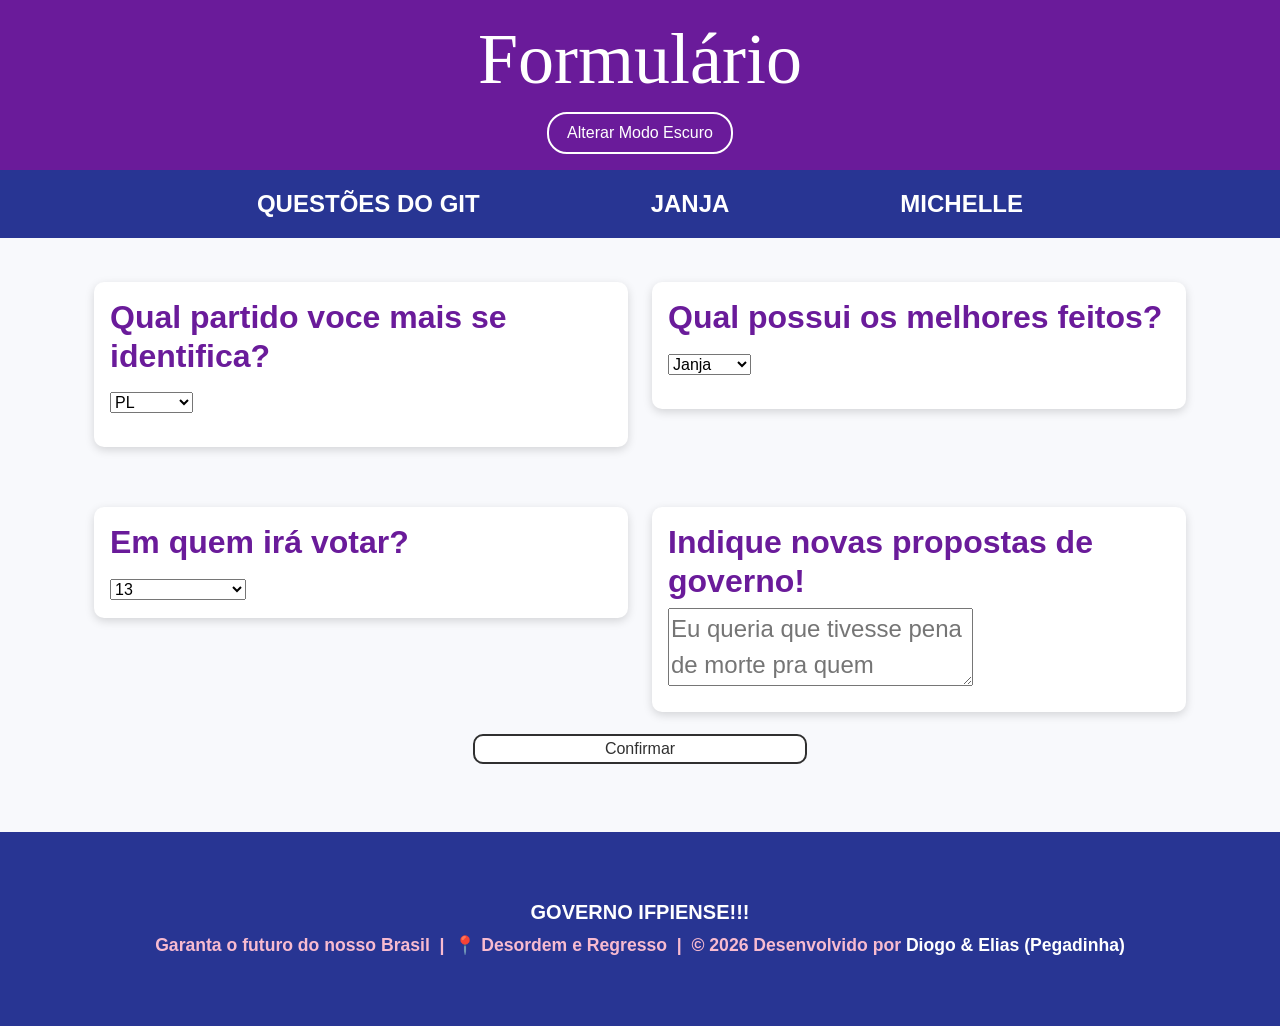
<file: formulario.html>
<!DOCTYPE html>
<html lang="en">
<head>
    <meta charset="UTF-8">
    <meta name="viewport" content="width=device-width, initial-scale=1.0">
    <title>Votação</title>
    <link href="https://cdn.jsdelivr.net/npm/bootstrap@5.3.0/dist/css/bootstrap.min.css" rel="stylesheet">
    <link rel="stylesheet" href="css/formulario.css">   
</head>
<body>
 <!-- CABEÇALHO -->
<header class="container-fluid bg-header-main py-3">
    <h1>Formulário</h1>
<button class="btn" onclick="toggleDarkMode()">
    Alterar Modo Escuro
</button>
</header>
<!-- MENU -->
<nav class="container-fluid bg-nav py-3">
     <a href="git.html" class="text-uppercase mx-5">Questões do Git</a>
    <a href="janja.html" class="text-uppercase mx-5">Janja</a>
    <a href="michelle.html" class="text-uppercase mx-5">Michelle</a>
</nav>

<div class="container">
    <div class="row justify-content-center g-4">
    <div class="col-12 col-md-6">
        <div class="card border-info mb-3 mx-auto" style="max-width: 36rem;">
            <div class="card-body">
                <h5 class="card-title">Qual partido voce mais se identifica?
                </h5>
                <p class="card-text"> <form>
                  <select name="Partido">
                    <option>PL</option>
                    <option>PT</option>
                    <option>Nenhum</option>
                    <option>Outro</option>
                  </select>
                </form></p>
            </div>
        </div>
    </div>
    <div class="col-12 col-md-6">
        <div class="card border-info mb-3 mx-auto" style="max-width: 36rem;">
            <div class="card-body">
                <h5 class="card-title">Qual possui os melhores feitos?</h5>
                <p class="card-text"> <form>
                  <select name="Pessoa">
                    <option>Janja</option>
                    <option>Michelle</option> 
                    <option>Nenhum</option>
                    <option>Outro</option> 
                  </select>
                </form></p>
            </div>
        </div>
    </div>
</div>
</div> 

  <div class="container">
    <div class="row justify-content-center g-4">
    <div class="col-12 col-md-6">
        <div class="card border-info mb-3 mx-auto" style="max-width: 36rem;">
            <div class="card-body">
                <h5 class="card-title">Em quem irá votar?</h5>
                <p class="card-text">
                <form>
                  <select name="voto">
                    <option>13</option>
                    <option>22</option> 
                    <option>Voto em Branco</option>
                    <option>Voto Nulo</option> 
                  </select>
                </form>
                </div>
        </div>
    </div>
    <div class="col-12 col-md-6">
        <div class="card border-info mb-3 mx-auto" style="max-width: 36rem;">
            <div class="card-body">
                <h5 class="card-title">Indique novas propostas de governo!</h5>
                <p class="card-text"> <textarea placeholder="Eu queria que tivesse pena de morte pra quem estivesse roubando minha caneta na sala de aula"></textarea></p>
            </div>
        </div>
    </div>
    <button id="button">Confirmar</button>
    <h3 id="concluido"></h3>
</div>
</div>
<footer class="container-fluid bg-nav py-5 px-lg-5">  
    <div class="row text-center text-white justify-content-center">  
        <!-- Título -->
        <div class="col-12 mb-2">  
            <h5 class="text-uppercase mb-0">Governo Ifpiense!!!</h5>  
        </div>  

        <!-- Linha única com todas as informações -->
        <div class="col-12">  
            <p class="small mb-0 text-center" style="font-size: 1.1rem; font-weight: bold;">  
                Garanta o futuro do nosso Brasil &nbsp;|&nbsp; 📍 Desordem e Regresso &nbsp;|&nbsp; © 2026 Desenvolvido por <strong class="text-white">Diogo & Elias (Pegadinha)</strong> 
            </p>  
        </div>  
    </div>  
</footer>  
    <script src="javascript.js"></script>
    <script src="https://cdn.jsdelivr.net/npm/bootstrap@5.3.0/dist/js/bootstrap.bundle.min.js"></script>
</body>
</html>
</file>
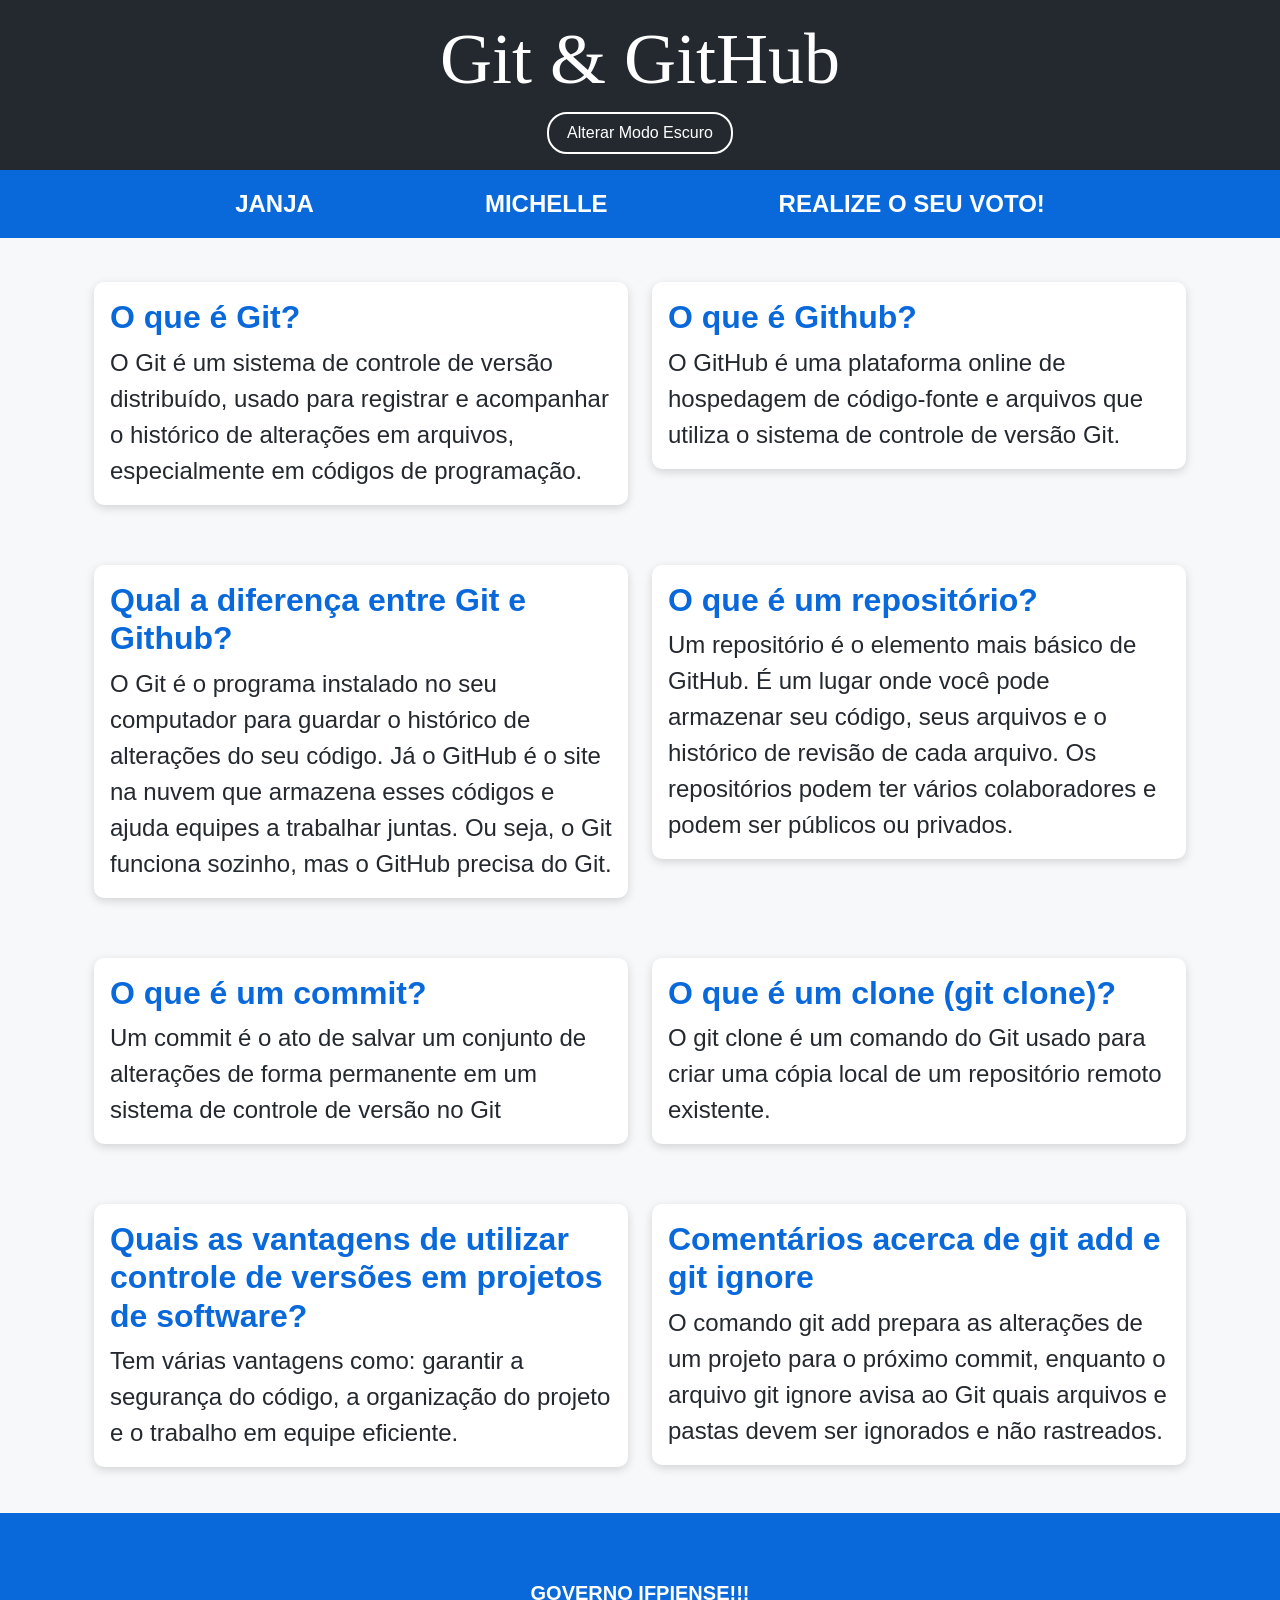
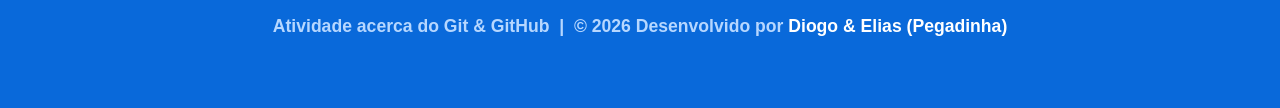
<file: git.html>
<!DOCTYPE html>
<html lang="en">
<head>
    <meta charset="UTF-8">
    <meta name="viewport" content="width=device-width, initial-scale=1.0">
    <title>Questões</title>
    <link href="https://cdn.jsdelivr.net/npm/bootstrap@5.3.0/dist/css/bootstrap.min.css" rel="stylesheet">
    <link rel="stylesheet" href="css/principal.css">   
</head>
<body>
 <!-- CABEÇALHO -->
<header class="container-fluid bg-header-main py-3">
    <h1>Git & GitHub</h1>
<button class="btn" onclick="toggleDarkMode()">
    Alterar Modo Escuro
</button>
</header>
<!-- MENU -->
<nav class="container-fluid bg-nav py-3">
    <a href="janja.html" class="text-uppercase mx-5">Janja</a>
    <a href="michelle.html" class="text-uppercase mx-5">Michelle</a>
    <a href="formulario.html" class="text-uppercase mx-5">Realize o seu voto!</a>
</nav>

<div class="container">
    <div class="row justify-content-center g-4">
    <div class="col-12 col-md-6">
        <div class="card border-info mb-3 mx-auto" style="max-width: 36rem;">
            <div class="card-body">
                <h5 class="card-title">O que é Git?</h5>
                <p class="card-text"> O Git é um sistema de controle de versão distribuído, usado para registrar e acompanhar o histórico de alterações em arquivos, especialmente em códigos de programação.</p>
            </div>
        </div>
    </div>
    <div class="col-12 col-md-6">
        <div class="card border-info mb-3 mx-auto" style="max-width: 36rem;">
            <div class="card-body">
                <h5 class="card-title">O que é Github?</h5>
                <p class="card-text"> O GitHub é uma plataforma online de hospedagem de código-fonte e arquivos que utiliza o sistema de controle de versão Git.</p>
            </div>
        </div>
    </div>
</div>
</div> 

  <div class="container">
    <div class="row justify-content-center g-4">
    <div class="col-12 col-md-6">
        <div class="card border-info mb-3 mx-auto" style="max-width: 36rem;">
            <div class="card-body">
                <h5 class="card-title">Qual a diferença entre Git e Github?</h5>
                <p class="card-text"> O Git é o programa instalado no seu computador para guardar o histórico de alterações do seu código. Já o GitHub é o site na nuvem que armazena esses códigos e ajuda equipes a trabalhar juntas. Ou seja, o Git funciona sozinho, mas o GitHub precisa do Git.</p>
            </div>
        </div>
    </div>
    <div class="col-12 col-md-6">
        <div class="card border-info mb-3 mx-auto" style="max-width: 36rem;">
            <div class="card-body">
                <h5 class="card-title">O que é um repositório?</h5>
                <p class="card-text"> Um repositório é o elemento mais básico de GitHub. É um lugar onde você pode armazenar seu código, seus arquivos e o histórico de revisão de cada arquivo. Os repositórios podem ter vários colaboradores e podem ser públicos ou privados.</p>
            </div>
        </div>
    </div>
</div>
</div>

<div class="container">
    <div class="row justify-content-center g-4">
    <div class="col-12 col-md-6">
        <div class="card border-info mb-3 mx-auto" style="max-width: 36rem;">
            <div class="card-body">
                <h5 class="card-title">O que é um commit?</h5>
                <p class="card-text"> Um commit é o ato de salvar um conjunto de alterações de forma permanente em um sistema de controle de versão no Git</p>
            </div>
        </div>
    </div>
    <div class="col-12 col-md-6">
        <div class="card border-info mb-3 mx-auto" style="max-width: 36rem;">
            <div class="card-body">
                <h5 class="card-title">O que é um clone (git clone)?</h5>
                <p class="card-text"> O git clone é um comando do Git usado para criar uma cópia local de um repositório remoto existente.</p>
            </div>
        </div>
    </div>
</div>
</div>

<div class="container">
    <div class="row justify-content-center g-4">
    <div class="col-12 col-md-6">
        <div class="card border-info mb-3 mx-auto" style="max-width: 36rem;">
            <div class="card-body">
                <h5 class="card-title">Quais as vantagens de utilizar controle de versões em projetos de software?</h5>
                <p class="card-text"> Tem várias vantagens como: garantir a segurança do código, a organização do projeto e o trabalho em equipe eficiente.</p>
            </div>
        </div>
    </div>
    <div class="col-12 col-md-6">
        <div class="card border-info mb-3 mx-auto" style="max-width: 36rem;">
            <div class="card-body">
                <h5 class="card-title">Comentários acerca de git add e git ignore</h5>
                <p class="card-text"> O comando git add prepara as alterações de um projeto para o próximo commit, enquanto o arquivo git ignore avisa ao Git quais arquivos e pastas devem ser ignorados e não rastreados.</p>
            </div>
        </div>
    </div>
</div>
</div>

<footer class="container-fluid bg-nav py-5 px-lg-5">  
    <div class="row text-center text-white justify-content-center">  
        <!-- Título -->
        <div class="col-12 mb-2">  
            <h5 class="text-uppercase mb-0">Governo ifpiense!!!</h5>  
        </div>  

        <!-- Linha única com todas as informações -->
        <div class="col-12">  
            <p class="small mb-0 text-center" style="font-size: 1.1rem; font-weight: bold;">  
                Atividade acerca do Git & GitHub &nbsp;|&nbsp; © 2026 Desenvolvido por <strong class="text-white">Diogo & Elias (Pegadinha)</strong> 
            </p>  
        </div>  
    </div>  
</footer>  
  <script src="javascript.js"></script>
    <script src="https://cdn.jsdelivr.net/npm/bootstrap@5.3.0/dist/js/bootstrap.bundle.min.js"></script>
</body>
</html>
</file>
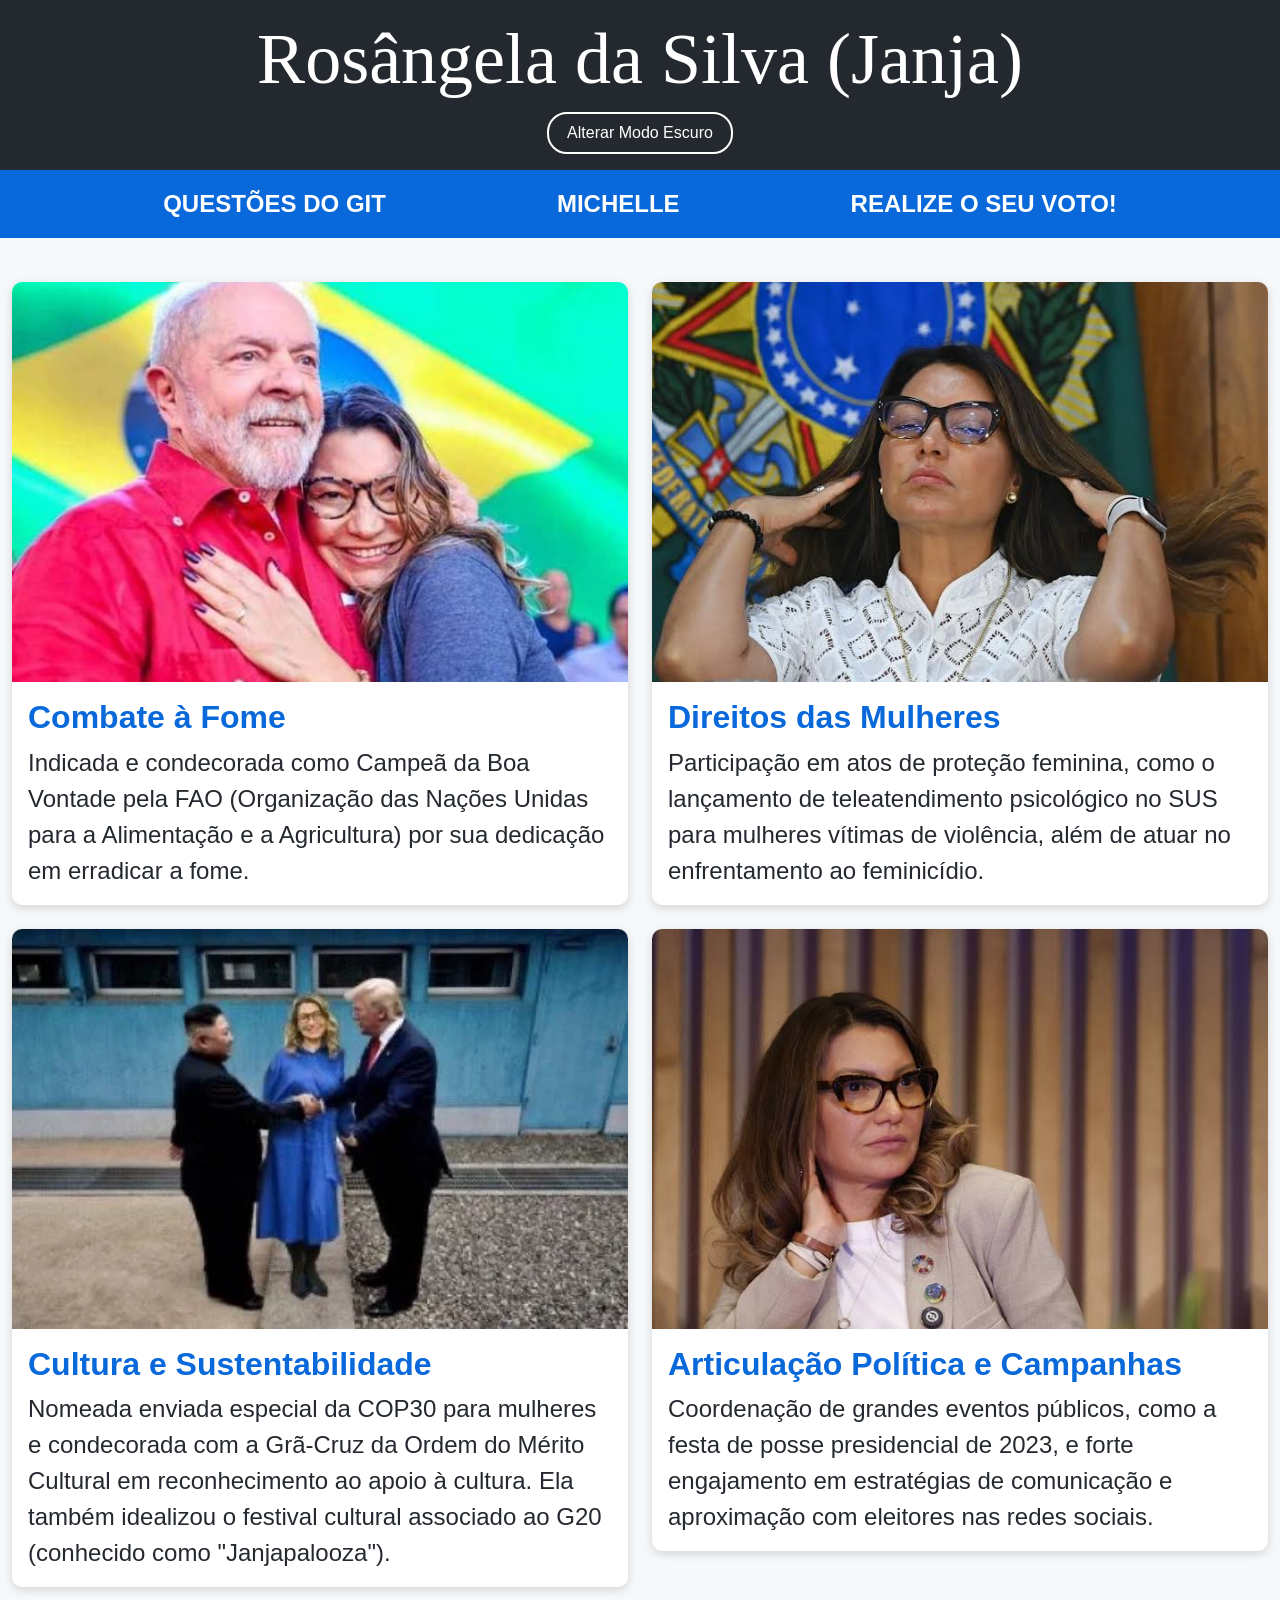
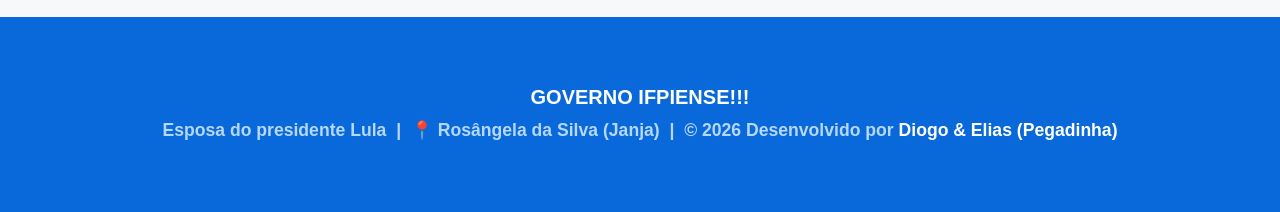
<file: janja.html>
<!DOCTYPE html>
<html lang="en">
<head>
    <meta charset="UTF-8">
    <meta name="viewport" content="width=device-width, initial-scale=1.0">
    <title>Janja</title>
    <link href="https://cdn.jsdelivr.net/npm/bootstrap@5.3.0/dist/css/bootstrap.min.css" rel="stylesheet">
    <link rel="stylesheet" href="css/principal.css">   
</head>
<body>
 <!-- CABEÇALHO -->
<header class="container-fluid bg-header-main py-3">
    <h1>Rosângela da Silva (Janja)</h1>
<button class="btn" onclick="toggleDarkMode()">
    Alterar Modo Escuro
</button>
</header>
<!-- MENU -->
<nav class="container-fluid bg-nav py-3">
  <a href="git.html" class="text-uppercase mx-5">Questões do Git</a>
  <a href="michelle.html" class="text-uppercase mx-5">Michelle</a>
  <a href="formulario.html" class="text-uppercase mx-5">Realize o seu voto!</a>
</nav>

<div class="row row-cols-1 row-cols-md-2 g-4">
  <div class="col">
    <div class="card">
      <img src="imagens/janja.jpeg" class="card-img-top">
      <div class="card-body">
        <h5 class="card-title">Combate à Fome</h5>
        <p class="card-text"> Indicada e condecorada como Campeã da Boa Vontade pela FAO (Organização das Nações Unidas para a Alimentação e a Agricultura) por sua dedicação em erradicar a fome.</p>
      </div>
    </div>
  </div>
  <div class="col">
    <div class="card">
      <img src="imagens/janja1.jpeg" class="card-img-top" alt="...">
      <div class="card-body">
        <h5 class="card-title">Direitos das Mulheres</h5>
        <p class="card-text"> Participação em atos de proteção feminina, como o lançamento de teleatendimento psicológico no SUS para mulheres vítimas de violência, além de atuar no enfrentamento ao feminicídio.</p>
      </div>
    </div>
  </div>
  <div class="col">
    <div class="card">
      <img src="imagens/janja2.webp" class="card-img-top" alt="...">
      <div class="card-body">
        <h5 class="card-title">Cultura e Sustentabilidade</h5>
        <p class="card-text">Nomeada enviada especial da COP30 para mulheres e condecorada com a Grã-Cruz da Ordem do Mérito Cultural em reconhecimento ao apoio à cultura. Ela também idealizou o festival cultural associado ao G20 (conhecido como "Janjapalooza").</p>
      </div>
    </div>
  </div>
  <div class="col">
    <div class="card">
      <img src="imagens/janja3.jpeg" class="card-img-top" alt="...">
      <div class="card-body">
        <h5 class="card-title">Articulação Política e Campanhas</h5>
        <p class="card-text">Coordenação de grandes eventos públicos, como a festa de posse presidencial de 2023, e forte engajamento em estratégias de comunicação e aproximação com eleitores nas redes sociais.</p>
      </div>
    </div>
  </div>
</div>

<footer class="container-fluid bg-nav py-5 px-lg-5">  
    <div class="row text-center text-white justify-content-center">  
        <!-- Título -->
        <div class="col-12 mb-2">  
            <h5 class="text-uppercase mb-0">Governo IFPIense!!!</h5>  
        </div>  

        <!-- Linha única com todas as informações -->
        <div class="col-12">  
            <p class="small mb-0 text-center" style="font-size: 1.1rem; font-weight: bold;">  
                Esposa do presidente Lula &nbsp;|&nbsp; 📍 Rosângela da Silva (Janja) &nbsp;|&nbsp; © 2026 Desenvolvido por <strong class="text-white">Diogo & Elias (Pegadinha)</strong> 
            </p>  
        </div>  
    </div>  
</footer>  
    <script src="javascript.js"></script>
    <script src="https://cdn.jsdelivr.net/npm/bootstrap@5.3.0/dist/js/bootstrap.bundle.min.js"></script>
</body>
</html>
</file>
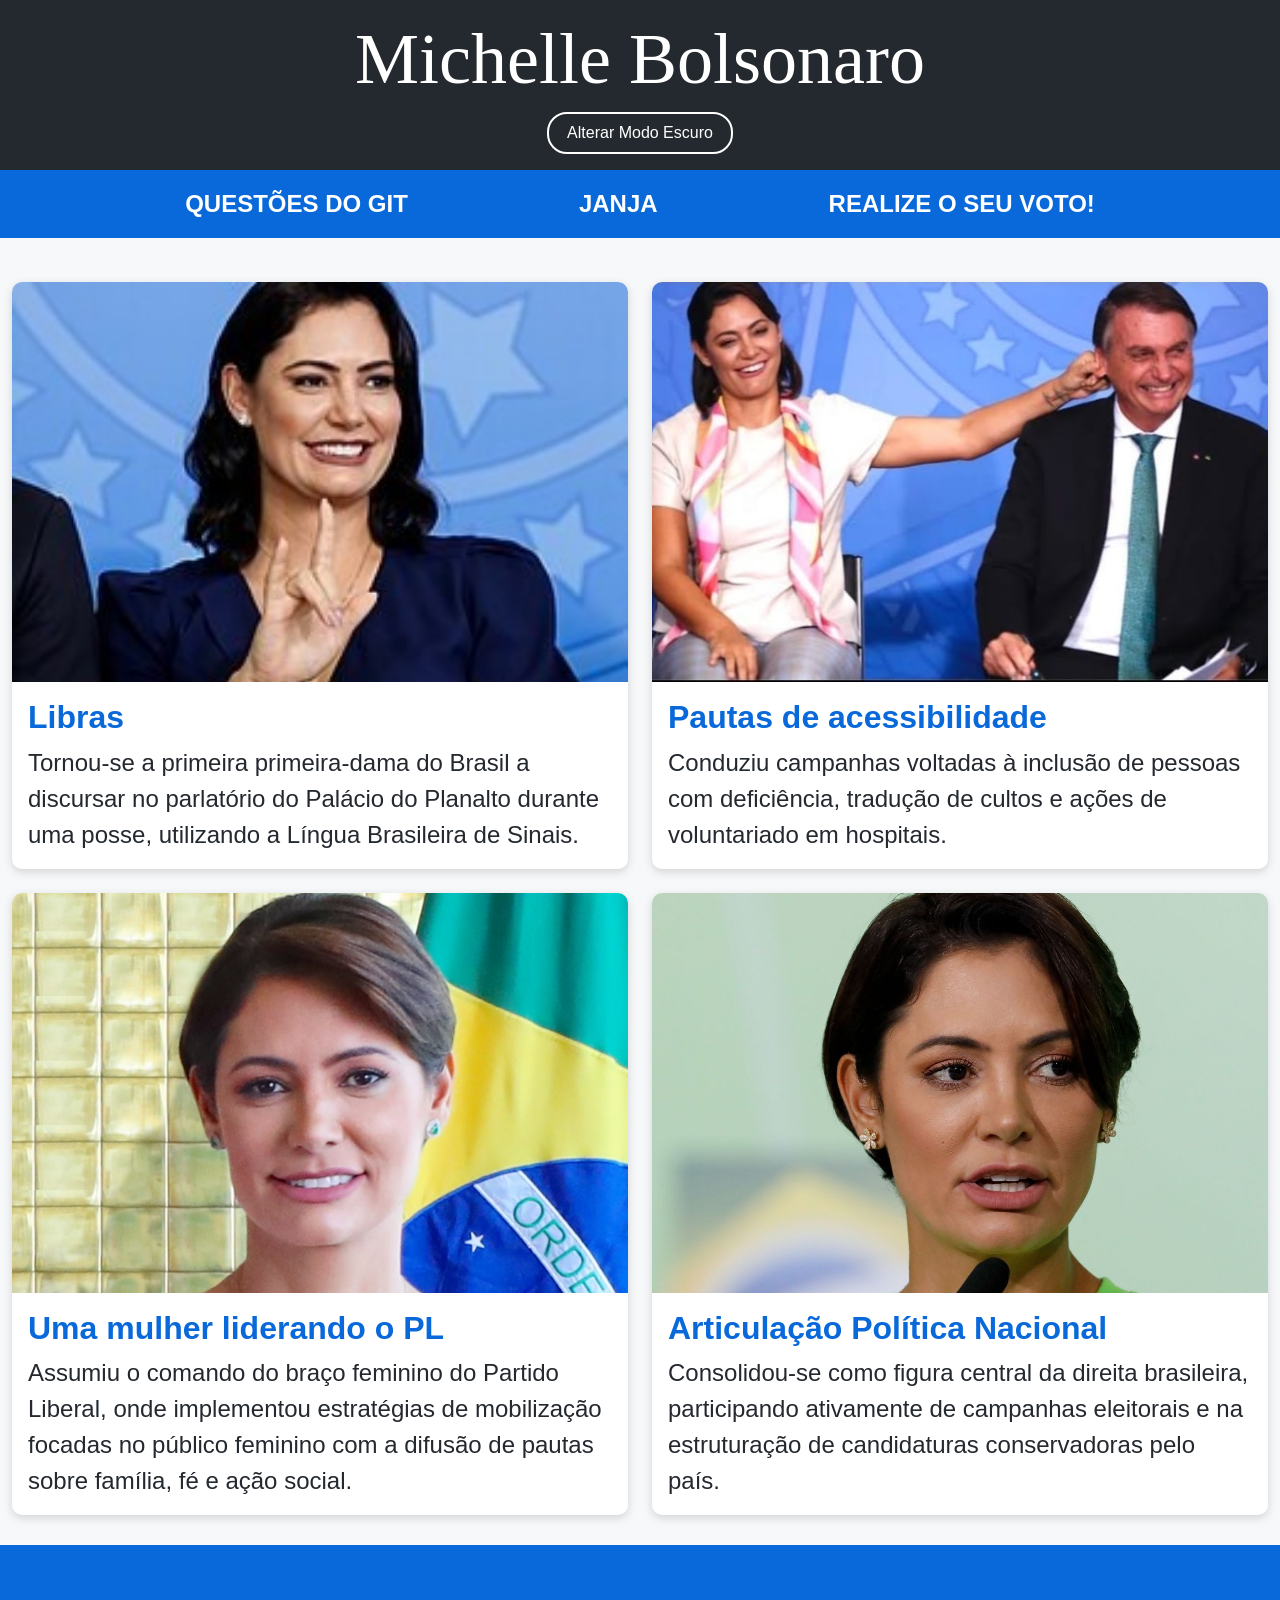
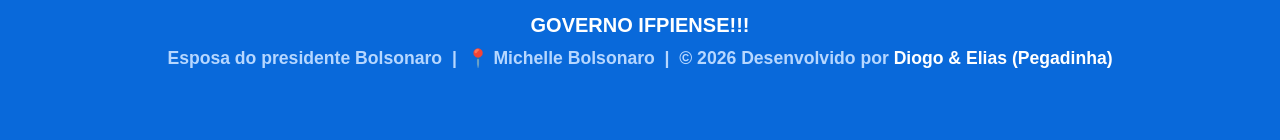
<file: michelle.html>
<!DOCTYPE html>
<html lang="en">
<head>
    <meta charset="UTF-8">
    <meta name="viewport" content="width=device-width, initial-scale=1.0">
    <title>Michelle</title>
    <link href="https://cdn.jsdelivr.net/npm/bootstrap@5.3.0/dist/css/bootstrap.min.css" rel="stylesheet">
    <link rel="stylesheet" href="css/principal.css">   
</head>
<body>
 <!-- CABEÇALHO -->
<header class="container-fluid bg-header-main py-3">
    <h1>Michelle Bolsonaro</h1>
<button class="btn" onclick="toggleDarkMode()">
    Alterar Modo Escuro
</button>
</header>
<!-- MENU -->
<nav class="container-fluid bg-nav py-3">
  <a href="git.html" class="text-uppercase mx-5">Questões do Git</a>
  <a href="janja.html" class="text-uppercase mx-5">Janja</a>
  <a href="formulario.html" class="text-uppercase mx-5">Realize o seu voto!</a>
 
</nav>

<div class="row row-cols-1 row-cols-md-2 g-4">
  <div class="col">
    <div class="card">
      <img src="imagens/Michelle.jpeg" class="card-img-top">
      <div class="card-body">
        <h5 class="card-title">Libras</h5>
        <p class="card-text">Tornou-se a primeira primeira-dama do Brasil a discursar no parlatório do Palácio do Planalto durante uma posse, utilizando a Língua Brasileira de Sinais.</p>
      </div>
    </div>
  </div>
  <div class="col">
    <div class="card">
      <img src="imagens/Michelle1.jpeg" class="card-img-top">
      <div class="card-body">
        <h5 class="card-title">Pautas de acessibilidade</h5>
        <p class="card-text">Conduziu campanhas voltadas à inclusão de pessoas com deficiência, tradução de cultos e ações de voluntariado em hospitais.</p>
      </div>
    </div>
  </div>
  <div class="col">
    <div class="card">
      <img src="imagens/Michelle2.jpeg" class="card-img-top">
      <div class="card-body">
        <h5 class="card-title">Uma mulher liderando o PL</h5>
        <p class="card-text">Assumiu o comando do braço feminino do Partido Liberal, onde implementou estratégias de mobilização focadas no público feminino com a difusão de pautas sobre família, fé e ação social.</p>
      </div>
    </div>
  </div>
  <div class="col">
    <div class="card">
      <img src="imagens/Michelle3.jpeg" class="card-img-top">
      <div class="card-body">
        <h5 class="card-title">Articulação Política Nacional</h5>
        <p class="card-text">Consolidou-se como figura central da direita brasileira, participando ativamente de campanhas eleitorais e na estruturação de candidaturas conservadoras pelo país.</p>
      </div>
    </div>
  </div>
</div>

<footer class="container-fluid bg-nav py-5 px-lg-5">  
    <div class="row text-center text-white justify-content-center">  
        <!-- Título -->
        <div class="col-12 mb-2">  
            <h5 class="text-uppercase mb-0">Governo IFPIense!!!</h5>  
        </div>  

        <!-- Linha única com todas as informações -->
        <div class="col-12">  
            <p class="small mb-0 text-center" style="font-size: 1.1rem; font-weight: bold;">  
                Esposa do presidente Bolsonaro &nbsp;|&nbsp; 📍 Michelle Bolsonaro &nbsp;|&nbsp; © 2026 Desenvolvido por <strong class="text-white">Diogo & Elias (Pegadinha)</strong>  
          </p>  
        </div>  
    </div>  
</footer>  
    <script src="javascript.js"></script>
    <script src="https://cdn.jsdelivr.net/npm/bootstrap@5.3.0/dist/js/bootstrap.bundle.min.js"></script>
</body>
</html>
</file>
<file: css/formulario.css>
body {
  margin: 0;
  background-color: #F8F9FC;
  font-family: Arial, sans-serif;
  transition: 0.3s;
}

.bg-header-main {
  background-color: #6A1B9A;
  color: white;
  text-align: center;
}

.bg-header-main h1 {
  margin: 0;
  font-family: cursive;
  font-size: 72px;
  transition: 0.3s;
}

.bg-header-main h1:hover {
  transform: translateY(-5px);
}

.bg-header-main button {
  background-color: transparent;
  color: white;
  border: 2px solid white;
  border-radius: 20px;
  padding: 7px 18px;
  margin-top: 10px;
  cursor: pointer;
}

.bg-header-main button:hover {
  background-color: white;
  color: #6A1B9A;
}

.bg-nav {
  background-color: #283593;
  text-align: center;
}

.bg-nav {
  display: flex;
  justify-content: center;
  gap: 75px;
  flex-wrap: wrap;
 }

@media (max-width: 600px) {
  .bg-nav {
   gap: 20px;
  }
}

.bg-nav a {
  color: white;
  text-decoration: none;
  font-weight: bold;
  font-size: 24px;
  transition: 0.3s;
}

.bg-nav a:hover {
  color: #F8BBD0;
  transform: translateY(-5px);
}

.card {
  border: none;
  border-radius: 10px;
  overflow: hidden;
  background-color: white;
  box-shadow: 0 3px 10px rgba(0, 0, 0, 0.15);
}

.card:hover {
  box-shadow: 0 6px 20px rgba(0, 0, 0, 0.3);
  transform: translateY(-5px);
  transition: 0.5s;
}

.card-img-top {
  height: 400px;
  object-fit: cover;
}

.card-title {
  color: #6A1B9A;
  font-weight: bold;
  font-size: 32px;
  transition: 0.3s;
}

.card-title:hover {
  transform: translateY(-5px);
}

.card-text {
  color: #424242;
  font-size: 24px;
}

.row {
  margin: 20px 0;
}

footer {
  margin-top: 30px;
}

footer h5 {
  font-weight: bold;
  transition: 0.3s;
}

footer h5:hover {
  transform: translateY(-5px);
}

footer p {
  color: #F8BBD0;
  transition: 0.3s;
}

footer p:hover {
  transform: translateY(-5px);
}

body.dark-mode {
  background-color: #17121F;
  color: white;
}

body.dark-mode .card {
  background-color: #26202E;
  color: white;
}

body.dark-mode .card-title {
  color: #CE93D8;
}

body.dark-mode .card-text {
  color: #E0E0E0;
}

body.dark-mode .bg-header-main {
  background-color: #45205C;
}

body.dark-mode .bg-nav {
  background-color: #171C3D;
}

body.dark-mode footer {
  background-color: #171C3D;
}

body.dark-mode select, body.dark-mode textarea{
  background-color: rgb(60, 60, 60);
  color: whitesmoke;
}

body.dark-mode .card, body.dark-mode .bg-header-main, body.dark-mode .bg-nav, body.dark-mode footer, body.dark-mode select, body.dark-mode textarea {
  transition: 0.3s;
}

#button{
  color: rgb(48, 48, 48);
  margin: 6px auto;
  background-color: white;
  width: 30%;
  border: 2px rgb(48, 48, 48) solid;
  border-radius: 10px;
  transition: 0.5s; 
}
#button:hover{
  background-color: rgb(64, 255, 75);
  border-color: darkgreen;
  transform: scale(1.30);
}

#concluido{
  text-align: center;
}
</file>
<file: css/principal.css>
body {
    margin: 0;
    background-color: #F6F8FA;
    font-family: Arial, sans-serif;
    transition: 0.3s;
}

.bg-header-main {
    background-color: #24292F;
    color: white;
    text-align: center;
}

.bg-header-main h1 {
    margin: 0;
    font-family: cursive;
    font-size: 72px;
    transition: 0.3s;
}

.bg-header-main h1:hover {
    transform: translateY(-5px);
}

.bg-header-main button {
    background-color: transparent;
    color: white;
    border: 2px solid white;
    border-radius: 20px;
    padding: 7px 18px;
    margin-top: 10px;
    cursor: pointer;
}

.bg-header-main button:hover {
    background-color: white;
    color: #24292F;
}

.bg-nav {
    background-color: #0969DA;
    text-align: center;
}

.bg-nav {
    display: flex;
    justify-content: center;
    gap: 75px;
    flex-wrap: wrap;
}

@media (max-width: 600px) {
    .bg-nav {
        gap: 20px;
    }
}

.bg-nav a {
    color: white;
    text-decoration: none;
    font-weight: bold;
    font-size: 24px;
    transition: 0.3s;
}

.bg-nav a:hover {
    color: #B6D7FF;
    transform: translateY(-5px);
}

.card {
    border: none;
    border-radius: 10px;
    overflow: hidden;
    background-color: white;
    box-shadow: 0 3px 10px rgba(0, 0, 0, 0.15);
}

.card:hover {
    box-shadow: 0 6px 20px rgba(0, 0, 0, 0.3);
    transform: translateY(-5px);
    transition: 0.5s;
}

.card-img-top {
    height: 400px;
    object-fit: cover;
}

.card-title {
    color: #0969DA;
    font-weight: bold;
    font-size: 32px;
    transition: 0.3s;
}

.card-title:hover {
    transform: translateY(-5px);
}

.card-text {
    color: #24292F;
    font-size: 24px;
}

.row {
    margin: 20px 0;
}

footer {
    margin-top: 30px;
}

footer h5 {
    font-weight: bold;
    transition: 0.3s;
}

footer h5:hover {
    transform: translateY(-5px);
}

footer p {
    color: #B6D7FF;
    transition: 0.3s;
}

footer p:hover {
    transform: translateY(-5px);
}

body.dark-mode {
    background-color: #0D1117;
    color: white;
}

body.dark-mode .card {
    background-color: #161B22;
    color: white;
}

body.dark-mode .card-title {
    color: #58A6FF;
}

body.dark-mode .card-text {
    color: #C9D1D9;
}

body.dark-mode .bg-header-main {
    background-color: #161B22;
}

body.dark-mode .bg-nav {
    background-color: #21262D;
}

body.dark-mode footer {
    background-color: #161B22;
}

body.dark-mode .card, body.dark-mode .bg-header-main, body.dark-mode .bg-nav, body.dark-mode footer {
    transition: 0.3s;
}
</file>
